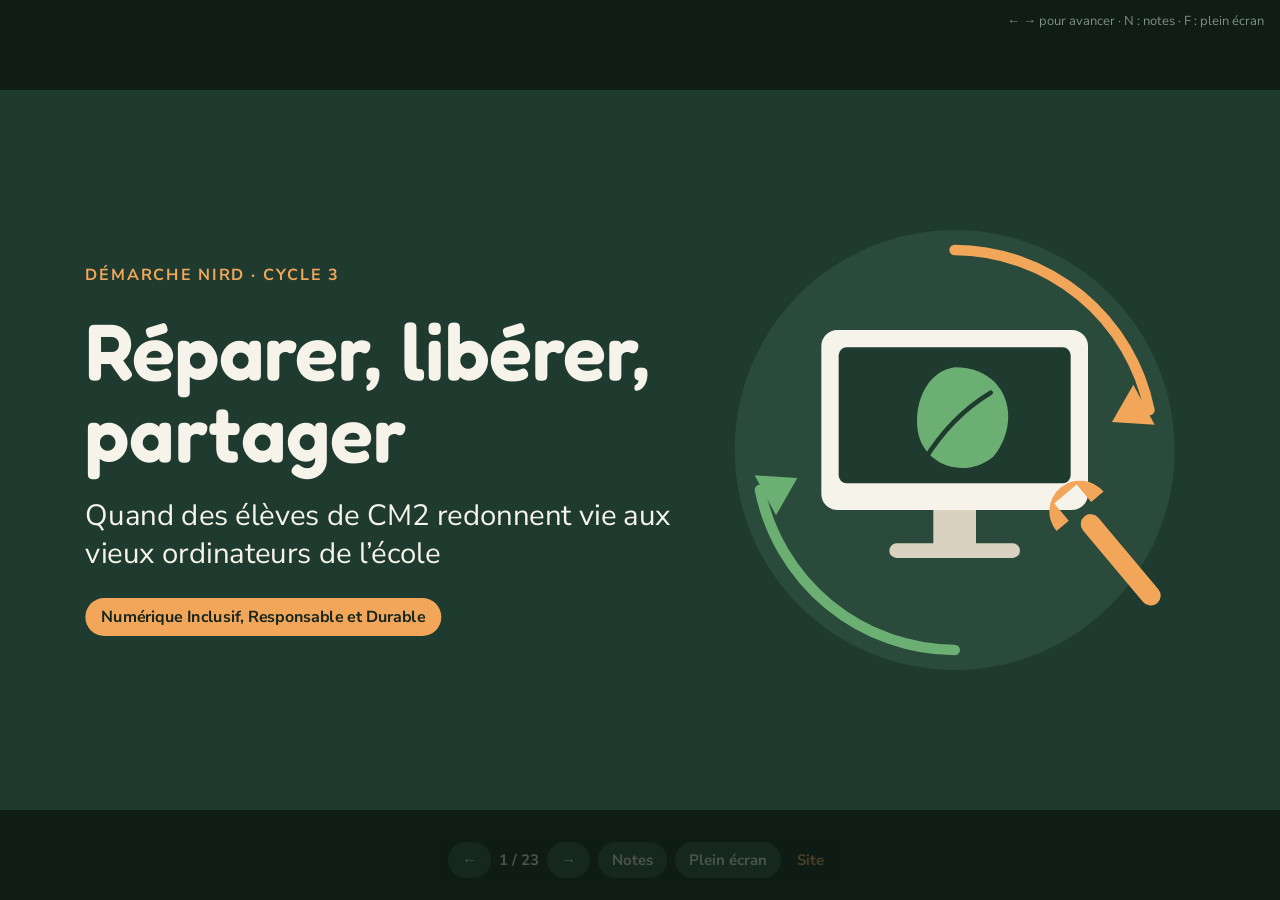
<file: presentation.html>
<!DOCTYPE html>
<html lang="fr">
<head>
<meta charset="utf-8">
<meta name="viewport" content="width=device-width, initial-scale=1">
<title>Présentation aux enseignants — Projet NIRD au cycle 3</title>
<link rel="stylesheet" href="https://fonts.googleapis.com/css2?family=Fredoka:wght@400..700&family=Nunito+Sans:wght@400;700&display=swap">
<link rel="stylesheet" href="assets/deck.css">
<style>
html,body{margin:0;height:100%;overflow:hidden;background:#0F1D16}
#stage{position:absolute;left:50%;top:50%;width:1920px;height:1080px;transform-origin:center center}
#stage section{position:absolute;left:0;top:0;width:1920px;height:1080px;overflow:hidden}
#stage section:not(.cur){display:none !important}
#stage aside{display:none}
x-icon{display:inline-block}
x-icon svg{width:100%;height:100%;display:block}
x-shape{display:block}
x-shape[kind="arrow-right"]{clip-path:polygon(0 30%,60% 30%,60% 0,100% 50%,60% 100%,60% 70%,0 70%);flex:0 0 auto}
#bar{position:fixed;left:50%;bottom:14px;transform:translateX(-50%);display:flex;gap:8px;align-items:center;background:rgba(15,29,22,.85);padding:8px 12px;border-radius:999px;font:700 15px 'Nunito Sans',sans-serif;color:#F6F3EA;z-index:10;opacity:.25;transition:opacity .2s}
#bar:hover,body.show #bar{opacity:1}
#bar button{border:0;background:#2A4A3B;color:#F6F3EA;border-radius:999px;padding:8px 14px;font:inherit;cursor:pointer}
#bar button:hover{background:#E8833A;color:#14261D}
#notes{position:fixed;left:50%;bottom:70px;transform:translateX(-50%);width:min(900px,92vw);max-height:30vh;overflow:auto;background:#F6F3EA;color:#1F3A2E;border-radius:16px;padding:16px 20px;font:17px/1.5 'Nunito Sans',sans-serif;box-shadow:0 10px 30px rgba(0,0,0,.4);display:none;z-index:10}
#notes.on{display:block}
#notes b{font-family:'Fredoka',sans-serif}
#hint{position:fixed;top:12px;right:16px;color:#C9DCCF;font:13px 'Nunito Sans',sans-serif;opacity:.6}
</style>
</head>
<body>
<div id="stage">
<section id="cover" class="dark cover" data-transition="fade">
<svg class="cover-art pop" aria-label="Un vieil ordinateur réparé, une feuille sur l’écran, entouré de flèches de recyclage et d’une clé à molette" width="720" height="720" viewBox="0 0 720 720">
<circle cx="360" cy="360" r="330" fill="#2A4A3B"/>
<path d="M360 60 A300 300 0 0 1 652 300" fill="none" stroke="#F2A65A" stroke-width="16" stroke-linecap="round"/>
<path d="M628 262 L660 322 L596 318 Z" fill="#F2A65A"/>
<path d="M360 660 A300 300 0 0 1 68 420" fill="none" stroke="#6BAF73" stroke-width="16" stroke-linecap="round"/>
<path d="M92 458 L60 398 L124 402 Z" fill="#6BAF73"/>
<rect x="160" y="180" width="400" height="270" rx="24" fill="#F6F3EA"/>
<rect x="186" y="206" width="348" height="204" rx="12" fill="#1F3A2E"/>
<path d="M360 236 C440 236 462 316 418 370 C376 404 318 384 306 338 C296 296 316 242 360 236 Z" fill="#6BAF73"/>
<path d="M314 376 C342 330 374 298 414 274" stroke="#1F3A2E" stroke-width="7" fill="none" stroke-linecap="round"/>
<rect x="328" y="450" width="64" height="52" fill="#D9D2C0"/>
<rect x="262" y="500" width="196" height="22" rx="11" fill="#D9D2C0"/>
<g transform="translate(548 452) rotate(-40)">
<rect x="-15" y="10" width="30" height="170" rx="15" fill="#F2A65A"/>
<path d="M-46 0 A46 46 0 1 1 46 0 L22 0 L22 -34 L-22 -34 L-22 0 Z" fill="#F2A65A"/>
</g>
</svg>
<div class="cover-text">
<p class="eyebrow rise" style="--i:0">Démarche NIRD · Cycle 3</p>
<h1 class="rise" style="--i:1">Réparer, libérer, partager</h1>
<p class="lead rise" style="--i:2">Quand des élèves de CM2 redonnent vie aux vieux ordinateurs de l’école</p>
<p class="tag rise" style="--i:3">Numérique Inclusif, Responsable et Durable</p>
</div>
<aside>Accueil. L’idée en une phrase : des élèves de CM2 ont appris à réparer de vieux ordinateurs, à y installer un système libre, et les ont donnés à d’autres classes. C’est ce que propose la démarche NIRD, et c’est à la portée d’une classe de cycle 3.</aside>
</section>
<section id="constat" data-transition="fade">
<div class="head">
<p class="eyebrow">Le point de départ : la fin de Windows 10</p>
<h2>Des ordinateurs « obsolètes »… qui marchent encore</h2>
</div>
<div class="split">
<div class="split-text">
<div class="factcard rise" style="--i:1">
<p class="big">75 %</p>
<p>de l’impact environnemental du numérique vient de la <b>fabrication</b> des appareils.</p>
<p class="small">Source : guide Eduscol « transition écologique », 2023</p>
</div>
<p class="rise" style="--i:2">Jeter un ordinateur qui fonctionne, c’est jeter cet impact. La démarche NIRD propose une autre voie : <b>réparer, installer un système libre, redonner</b>.</p>
</div>
<svg class="pop" style="--i:2" aria-label="Au lieu de jeter un vieil ordinateur à la poubelle, on le répare et il repart avec une feuille sur l’écran" width="640" height="520" viewBox="0 0 640 520">
<rect x="20" y="40" width="220" height="150" rx="14" fill="#C9C2B0"/>
<rect x="36" y="56" width="188" height="110" rx="8" fill="#8E877A"/>
<rect x="110" y="190" width="40" height="28" fill="#C9C2B0"/>
<rect x="80" y="216" width="100" height="14" rx="7" fill="#C9C2B0"/>
<path d="M130 250 L130 360" stroke="#B4531A" stroke-width="8" stroke-dasharray="16 12" fill="none"/>
<path d="M60 390 L200 390 L186 500 L74 500 Z" fill="#8E877A"/>
<rect x="44" y="372" width="172" height="20" rx="6" fill="#6F695E"/>
<path d="M92 270 L168 346 M168 270 L92 346" stroke="#B4531A" stroke-width="14" stroke-linecap="round"/>
<path d="M200 120 C330 0 420 0 430 90" stroke="#3E7A4A" stroke-width="12" fill="none" stroke-linecap="round"/>
<path d="M406 80 L432 124 L456 78 Z" fill="#3E7A4A"/>
<rect x="380" y="150" width="240" height="164" rx="16" fill="#1F3A2E"/>
<rect x="398" y="168" width="204" height="120" rx="8" fill="#F6F3EA"/>
<path d="M500 186 C552 186 566 238 538 272 C510 294 474 280 466 252 C460 224 472 190 500 186 Z" fill="#6BAF73"/>
<path d="M470 276 C488 246 510 226 536 210" stroke="#1F3A2E" stroke-width="5" fill="none" stroke-linecap="round"/>
<rect x="480" y="314" width="40" height="30" fill="#1F3A2E"/>
<rect x="446" y="342" width="108" height="14" rx="7" fill="#1F3A2E"/>
</svg>
</div>
<aside>Le déclencheur : la fin du support de Windows 10. Beaucoup de machines de nos écoles sont déclarées obsolètes alors qu’elles fonctionnent. Or l’essentiel de l’impact du numérique, environ 75 %, vient de la fabrication. Prolonger la vie d’un ordinateur est donc le geste le plus efficace.</aside>
</section>
<section id="nird" class="alt" data-transition="fade">
<div class="head">
<p class="eyebrow">Trois lettres, trois engagements</p>
<h2>NIRD : un Numérique Inclusif, Responsable et Durable</h2>
</div>
<div class="trio">
<div class="card rise" style="--i:1">
<div class="letter bg-blue"><p>I</p></div>
<h3>Inclusif</h3>
<p class="strong">Le numérique pour tous</p>
<p class="small">Des logiciels gratuits, que l’élève retrouve à la maison. Des ordinateurs donnés à des écoles voisines, au dispositif ULIS, à des familles.</p>
</div>
<div class="card rise" style="--i:2">
<div class="letter bg-rust"><p>R</p></div>
<h3>Responsable</h3>
<p class="strong">Des outils libres qui respectent les données</p>
<p class="small">Pas de publicité, pas de collecte commerciale. L’école garde la main sur ses choix, sans abonnement imposé.</p>
</div>
<div class="card rise" style="--i:3">
<div class="letter bg-green"><p>D</p></div>
<h3>Durable</h3>
<p class="strong">Faire durer le matériel</p>
<p class="small">Des PC de plus de 10 ans réutilisés grâce à Linux. Moins de déchets électroniques, une vraie éducation à la sobriété.</p>
</div>
</div>
<aside>Chaque lettre est un engagement. Inclusif : réduire la fracture numérique. Responsable : des technologies libres et souveraines, respectueuses des données. Durable : lutter contre l’obsolescence programmée. Pour le primaire, la distribution utilisée est PrimTux, conçue par des professeurs des écoles.</aside>
</section>
<section id="esprit" class="dark" data-transition="fade">
<div class="head">
<p class="eyebrow">L’esprit de la démarche</p>
<h2>Bien plus que changer de système</h2>
</div>
<div class="grid3">
<div class="card rise" style="--i:1"><x-icon name="Users" class="ico"></x-icon><h3 class="t32">Partir du terrain</h3><p class="small">Des enseignants volontaires lancent et portent le projet.</p></div>
<div class="card rise" style="--i:2"><x-icon name="Activity" class="ico"></x-icon><h3 class="t32">Avancer pas à pas</h3><p class="small">Mobiliser, expérimenter, puis intégrer.</p></div>
<div class="card rise" style="--i:3"><x-icon name="Link" class="ico"></x-icon><h3 class="t32">Co-construire</h3><p class="small">Tout est partagé sous licence libre, chacun enrichit.</p></div>
<div class="card rise" style="--i:4"><x-icon name="Wrench" class="ico"></x-icon><h3 class="t32">L’élève aux commandes</h3><p class="small">Il répare, installe, explique aux autres.</p></div>
<div class="card rise" style="--i:5"><x-icon name="Home" class="ico"></x-icon><h3 class="t32">Faire ensemble</h3><p class="small">Enseignants, direction, service informatique, familles : chacun a un rôle.</p></div>
<div class="card rise" style="--i:6"><x-icon name="Globe" class="ico"></x-icon><h3 class="t32">Penser bien commun</h3><p class="small">Sobriété, solidarité, liberté face aux grands éditeurs.</p></div>
</div>
<aside>L’esprit compte autant que la technique. C’est une démarche de terrain, progressive et partagée. L’élève devient acteur d’un numérique qu’il comprend. Et le projet fait travailler ensemble les enseignants, la direction, le service informatique et les familles.</aside>
</section>
<section id="reseau" class="alt" data-transition="fade">
<div class="head">
<p class="eyebrow">Une démarche déjà en marche · 2025-2026</p>
<h2>32 établissements déjà pilotes</h2>
</div>
<div class="grid4" style="flex:none">
<div class="card pop" style="--i:1;background:#F6C28F;border-color:#F6C28F"><p class="big" style="color:#14261D">3</p><p class="strong">écoles</p></div>
<div class="card pop" style="--i:2"><p class="big">10</p><p class="strong">collèges</p></div>
<div class="card pop" style="--i:3"><p class="big">2</p><p class="strong">cités scolaires</p></div>
<div class="card pop" style="--i:4"><p class="big">17</p><p class="strong">lycées</p></div>
</div>
<div class="grid3" style="flex:none">
<div class="factcard rise" style="--i:5"><p class="strong">Partout en France</p><p class="small">15 académies, de Lille à Toulouse, de Rennes à la Polynésie française.</p></div>
<div class="factcard rise" style="--i:6"><p class="strong">10 avec les élèves</p><p class="small">Le reconditionnement par les élèves : 1 école, 3 collèges, 1 cité scolaire, 5 lycées.</p></div>
<div class="factcard rise" style="--i:7"><p class="strong">Des villes engagées</p><p class="small">Blois, Lyon ou Caudry passent les ordinateurs de leurs écoles sous PrimTux.</p></div>
</div>
<p class="small">Source : liste des établissements pilotes sur nird.forge.apps.education.fr. Origine du projet : le lycée Carnot de Bruay-la-Buissière, depuis 2020.</p>
<aside>La démarche n’est pas l’affaire d’une seule école. En 2025-2026, 32 établissements sont pilotes : 3 écoles, 10 collèges, 2 cités scolaires et 17 lycées, dans 15 académies. Dix d’entre eux font reconditionner les ordinateurs par leurs élèves. Au primaire, l’école Louis Barrié de Figeac est la seule où ce sont les élèves eux-mêmes qui reconditionnent : c’est justement ce qui en fait un exemple précieux, puisqu’elle prouve que c’est possible dès le CM2. Autre piste pour une école : s’associer à un collège ou un lycée voisin. Les élèves du lycée Carnot livrent ainsi des ordinateurs PrimTux aux écoles primaires de leur secteur.</aside>
</section>
<section id="figeac" data-transition="fade">
<div class="head">
<p class="eyebrow">Zoom sur une école pilote · 2025-2026</p>
<h2>Le CM2 de Louis Barrié, à Figeac</h2>
</div>
<div class="split">
<div class="split-text">
<p class="rise" style="--i:1">Une classe de CM2 a appris, toute l’année, à <b>diagnostiquer, réparer et réinstaller</b> de vieux ordinateurs sous Linux, puis à les donner.</p>
<div class="factcard rise" style="--i:2">
<p class="strong">Point de départ</p>
<p class="small">20 postes des écoles de Figeac, trop anciens pour passer à Windows 11.</p>
</div>
<div class="factcard rise" style="--i:3">
<p class="strong">Autour de la classe</p>
<p class="small">La mairie (matériel, financement, réseau), l’association Souris Vertes, la Fédération Partir (périscolaire), la DRANE Occitanie.</p>
</div>
</div>
<div class="card pop" style="--i:2;width:660px;align-items:center">
<p class="huge">11</p>
<p class="strong" style="text-align:center">ordinateurs reconditionnés et donnés par des élèves de 10 ans</p>
<svg aria-label="Onze petits ordinateurs" width="464" height="152" viewBox="0 0 580 190">
<g fill="#1F3A2E">
<rect x="0" y="0" width="80" height="54" rx="8"/><rect x="98" y="0" width="80" height="54" rx="8"/><rect x="196" y="0" width="80" height="54" rx="8"/><rect x="294" y="0" width="80" height="54" rx="8"/><rect x="392" y="0" width="80" height="54" rx="8"/><rect x="490" y="0" width="80" height="54" rx="8"/>
<rect x="49" y="104" width="80" height="54" rx="8"/><rect x="147" y="104" width="80" height="54" rx="8"/><rect x="245" y="104" width="80" height="54" rx="8"/><rect x="343" y="104" width="80" height="54" rx="8"/><rect x="441" y="104" width="80" height="54" rx="8"/>
<rect x="30" y="56" width="20" height="12"/><rect x="128" y="56" width="20" height="12"/><rect x="226" y="56" width="20" height="12"/><rect x="324" y="56" width="20" height="12"/><rect x="422" y="56" width="20" height="12"/><rect x="520" y="56" width="20" height="12"/>
<rect x="79" y="160" width="20" height="12"/><rect x="177" y="160" width="20" height="12"/><rect x="275" y="160" width="20" height="12"/><rect x="373" y="160" width="20" height="12"/><rect x="471" y="160" width="20" height="12"/>
</g>
<g fill="#6BAF73">
<circle cx="40" cy="27" r="13"/><circle cx="138" cy="27" r="13"/><circle cx="236" cy="27" r="13"/><circle cx="334" cy="27" r="13"/><circle cx="432" cy="27" r="13"/><circle cx="530" cy="27" r="13"/>
<circle cx="89" cy="131" r="13"/><circle cx="187" cy="131" r="13"/><circle cx="285" cy="131" r="13"/><circle cx="383" cy="131" r="13"/><circle cx="481" cy="131" r="13"/>
</g>
</svg>
</div>
</div>
<aside>Voici l’exemple concret : la classe de CM2 de l’école Louis Barrié à Figeac, en 2025-2026. Partie de 20 postes trop anciens pour Windows 11, la classe a reconditionné et donné 11 ordinateurs. La mairie a fourni et financé le matériel, l’association Souris Vertes a aidé pendant les séances.</aside>
</section>
<section id="techno-chiffre" data-transition="fade">
<div class="head">
<p class="eyebrow">Impact pédagogique · Technologie</p>
<h2>Technologie : 2 objectifs sur 3</h2>
</div>
<p class="rise" style="--i:1">Nouveau programme de sciences et technologie du cycle 3 (BO du 11 juin 2026), domaine « Les objets techniques au cœur de la société » : <b>26 objectifs</b> en CM1 et CM2.</p>
<div class="bar pop" style="--i:2">
<div class="seg seg-full"><p>11 pleinement</p></div>
<div class="seg seg-part"><p>6 en partie</p></div>
<div class="seg seg-none"><p>9 non abordés</p></div>
</div>
<div class="stats">
<div class="stat s-full rise" style="--i:3"><p class="statnum">42 %</p><p class="small">des objectifs travaillés pleinement</p></div>
<div class="stat s-part rise" style="--i:4"><p class="statnum">65 %</p><p class="small">travaillés au moins en partie</p></div>
<div class="stat s-all rise" style="--i:5"><p class="statnum">17 sur 17</p><p class="small">hors programmation, tous les objectifs sont touchés</p></div>
</div>
<p class="small">Les 9 objectifs non abordés concernent tous la programmation. Analyse réalisée objectif par objectif à partir du texte officiel. Le domaine n’a pas d’objectifs propres en 6e.</p>
<aside>C’est le cœur de l’argument. J’ai repris un par un les 26 objectifs du domaine « Les objets techniques au cœur de la société » du nouveau programme de cycle 3, paru au BO du 11 juin 2026. Le projet en travaille 11 pleinement et 6 en partie, soit 65 %. Les 9 restants sont tous des objectifs de programmation : hors programmation, le projet touche la totalité des objectifs. Calendrier : ce programme s’applique en CM1 dès cette rentrée 2026, en CM2 et en 6e à la rentrée 2027. Cette année, les CM2 suivent encore le programme de 2023, qui contient les mêmes grandes notions.</aside>
</section>
<section id="techno-detail" class="alt" data-transition="fade">
<div class="head">
<p class="eyebrow">Impact pédagogique · Technologie</p>
<h2>Thème par thème : ce qui est couvert</h2>
</div>
<div class="grid2">
<div class="card tight rise" style="--i:1">
<p class="eyebrow">CM1 · 4 objectifs</p>
<h3 class="t32">Les objets en réponse aux besoins</h3>
<div class="mini"><div class="m-full" style="flex:2"></div><div class="m-part" style="flex:2"></div></div>
<p class="small"><b>2 pleinement, 2 en partie.</b> Un ordinateur jugé « obsolète » parce qu’il ne passe pas à Windows 11 : un objet qui évolue avec son contexte.</p>
</div>
<div class="card tight rise" style="--i:2">
<p class="eyebrow">CM1 · 7 objectifs</p>
<h3 class="t32">Fonctionnement et constitution</h3>
<div class="mini"><div class="m-full" style="flex:5"></div><div class="m-part" style="flex:2"></div></div>
<p class="small"><b>5 pleinement, 2 en partie.</b> Composants, fonctions, sous-ensembles : unité centrale, carte mère, pile, disque, mémoire.</p>
</div>
<div class="card tight rise" style="--i:3">
<p class="eyebrow">CM2 · 6 objectifs</p>
<h3 class="t32">Démarche de conception</h3>
<div class="mini"><div class="m-full" style="flex:4"></div><div class="m-part" style="flex:2"></div></div>
<p class="small"><b>4 pleinement, 2 en partie.</b> Résoudre une panne, s’organiser en équipe, tester, comparer selon la durée de vie et la transition écologique.</p>
</div>
<div class="card tight rise" style="--i:4">
<p class="eyebrow">CM1 et CM2 · 9 objectifs</p>
<h3 class="t32">Programmation d’objets</h3>
<div class="mini"><div class="m-none" style="flex:9"></div></div>
<p class="small"><b>Non abordée par le reconditionnement.</b> Prolongement facile : Scratch est dans PrimTux, et Figeac l’a utilisé avec un Makey Makey.</p>
</div>
</div>
<aside>Le détail par thème. Le projet est très fort sur le fonctionnement et la constitution d’un objet technique, et sur la démarche de conception en CM2. La programmation n’est pas travaillée par le reconditionnement lui-même, mais elle se greffe facilement : Scratch est installé dans PrimTux, et à Figeac les élèves l’ont utilisé avec un Makey Makey pour une exposition interactive.</aside>
</section>
<section id="techno-exemples" data-transition="fade">
<div class="head">
<p class="eyebrow">Impact pédagogique · Technologie</p>
<h2>Du programme à la classe, concrètement</h2>
</div>
<table class="match rise" style="--i:1">
<tr class="hd"><th style="width:44%">Ce que demande le programme</th><th>Ce que font les élèves dans le projet</th></tr>
<tr><td>Identifier les fonctions des composants d’un objet</td><td>Nommer carte mère, mémoire, disque, pile, ventilateurs et dire à quoi ils servent</td></tr>
<tr><td>Identifier les sous-ensembles d’un objet technique</td><td>Distinguer unité centrale et périphériques, ouvrir le boîtier</td></tr>
<tr><td>Associer une solution technique à une fonction</td><td>La pile garde l’heure et les réglages ; le disque SSD stocke les données</td></tr>
<tr><td>Imaginer une solution à un problème donné</td><td>Panne « batterie faible » : hypothèse, puis plan d’action écrit ensemble</td></tr>
<tr><td>Organiser le travail et planifier en équipe</td><td>Groupes de 3 aux rôles tournants, cartes missions, feuille de suivi</td></tr>
<tr><td>Vérifier la solution, la modifier si besoin</td><td>Tester le démarrage, régler le BIOS, recommencer jusqu’à ce que ça marche</td></tr>
<tr><td>Comparer des solutions : durée de vie, transition écologique</td><td>Réparer ou racheter ? Disque dur ou SSD ? Windows ou Linux ?</td></tr>
<tr><td>Produire un croquis légendé, expliquer à l’oral ou à l’écrit</td><td>Bande dessinée avec AutoBD, exposés aux classes qui reçoivent les PC</td></tr>
</table>
<aside>Quelques exemples de correspondance entre les objectifs officiels et ce que font réellement les élèves. Chaque ligne de gauche est un objectif du nouveau programme, reformulé ; chaque ligne de droite est une activité menée à Figeac.</aside>
</section>
<section id="sciences-plus" class="alt" data-transition="fade">
<div class="head">
<p class="eyebrow">Impact pédagogique · Sciences et technologie</p>
<h2>Et dans le reste du programme</h2>
</div>
<div class="grid3">
<div class="card tight rise" style="--i:1"><x-icon name="Activity" class="ico"></x-icon><h3 class="t32">Le cycle de vie</h3><p class="small">Une notion que le programme qualifie d’« essentielle » pour les objets techniques.</p></div>
<div class="card tight rise" style="--i:2"><x-icon name="Warning" class="ico"></x-icon><h3 class="t32">Sécurité électrique</h3><p class="small">Rechercher et appliquer les règles (CM1 et 6e) : débrancher avant d’ouvrir.</p></div>
<div class="card tight rise" style="--i:3"><x-icon name="Globe" class="ico"></x-icon><h3 class="t32">Projets EDD (CM2)</h3><p class="small">S’impliquer dans un projet de transition écologique : ressources et déchets.</p></div>
<div class="card tight rise" style="--i:4"><x-icon name="ThumbsUp" class="ico"></x-icon><h3 class="t32">Agir (6e)</h3><p class="small">Relier les enjeux du développement durable à des actions individuelles et collectives.</p></div>
<div class="card tight rise" style="--i:5"><x-icon name="Users" class="ico"></x-icon><h3 class="t32">Travail de groupe</h3><p class="small">Des tâches réparties de façon égalitaire et non fixe : exactement les rôles tournants.</p></div>
<div class="card tight rise" style="--i:6"><x-icon name="Code" class="ico"></x-icon><h3 class="t32">Culture numérique</h3><p class="small">Explorer le numérique dans les objets, en faire un usage responsable.</p></div>
</div>
<aside>Le projet ne se limite pas au domaine des objets techniques. Il rejoint d’autres attendus du nouveau programme : la notion de cycle de vie, les règles de sécurité électrique, l’engagement dans un projet de développement durable en CM2, le lien entre enjeux et actions en 6e. Les principes du programme demandent aussi un travail de groupe où les tâches tournent, ce que font précisément les rôles photographe, opérateur et contrôleur.</aside>
</section>
<section id="emc" data-transition="fade">
<div class="head">
<p class="eyebrow">Impact pédagogique · EMC (programme de 2024)</p>
<h2>EMC : des valeurs mises en actes</h2>
</div>
<div class="emc">
<div class="card rise" style="--i:1">
<p class="eyebrow">CM1 · Faire société</p>
<div class="pair"><p class="small"><b>Civisme envers l’environnement et en ligne</b></p><p class="small">On répare au lieu de jeter, on efface les données.</p></div>
<div class="pair"><p class="small"><b>Agir pour l’intérêt général</b></p><p class="small">Les ordinateurs servent à d’autres classes.</p></div>
<div class="pair"><p class="small"><b>Égalité filles-garçons, respect de chacun</b></p><p class="small">Mêmes gestes pour tous, Ada &amp; Zangemann.</p></div>
<div class="pair"><p class="small"><b>Débattre en nuançant son avis</b></p><p class="small">Le numérique pollue-t-il ? Faut-il racheter ?</p></div>
</div>
<div class="card rise" style="--i:2">
<p class="eyebrow">CM2 · Vivre en république</p>
<div class="pair"><p class="small"><b>Le devoir de protéger l’environnement</b></p><p class="small">Moins de déchets électroniques, en lien avec la Charte de l’environnement.</p></div>
<div class="pair"><p class="small"><b>Esprit critique : croyance, opinion ou savoir ?</b></p><p class="small">Des chiffres sourcés de l’ADEME sur l’impact du numérique.</p></div>
<div class="pair"><p class="small"><b>Engagement et sens des responsabilités</b></p><p class="small">Chaque groupe est responsable d’une machine.</p></div>
<div class="pair"><p class="small"><b>Coopération dans un projet collectif</b></p><p class="small">Avec la direction, le service informatique, d’autres classes.</p></div>
</div>
</div>
<p class="small">Programme d’EMC du BO du 13 juin 2024, en vigueur en CM1 depuis 2024 et en CM2 depuis 2025.</p>
<aside>En EMC, le projet fait vivre concrètement le programme de 2024. En CM1, « Faire société » : le civisme envers l’environnement et en ligne, l’intérêt général, l’égalité, le débat réglé. En CM2, « Vivre en république » : le devoir de protéger l’environnement, l’esprit critique, et les compétences d’engagement, de responsabilité et de coopération dans un projet collectif. Ce ne sont pas des leçons sur ces valeurs : les élèves les pratiquent.</aside>
</section>
<section id="edd" class="alt" data-transition="fade">
<div class="head">
<p class="eyebrow">Impact pédagogique · Développement durable</p>
<h2>EDD : les 4 domaines du référentiel</h2>
</div>
<div class="grid2">
<div class="card tight rise" style="--i:1"><p class="eyebrow">Domaine 1</p><h3 class="t32">Exercer son esprit critique</h3><p class="small">Distinguer faits et opinions, s’appuyer sur la science : impact carbone, métaux rares, outil Impact CO2 de l’ADEME.</p></div>
<div class="card tight rise" style="--i:2"><p class="eyebrow">Domaine 2</p><h3 class="t32">Agir seul et avec les autres</h3><p class="small">Réparer, donner, travailler en équipe avec la direction et le service informatique : passer du geste individuel à l’action collective.</p></div>
<div class="card tight rise" style="--i:3"><p class="eyebrow">Domaine 3</p><h3 class="t32">Comprendre la complexité</h3><p class="small">Les effets des activités humaines : fabrication, ressources, déchets. Des données sous plusieurs formes.</p></div>
<div class="card tight rise" style="--i:4"><p class="eyebrow">Domaine 4</p><h3 class="t32">Agir de façon éthique</h3><p class="small">L’équité (un ordinateur pour ceux qui n’en ont pas), le souci des générations futures, le principe de réparation.</p></div>
</div>
<p class="small">Référentiel de compétences en éducation au développement durable (Eduscol) ; circulaire du 24 septembre 2020.</p>
<aside>Le projet coche les quatre domaines du référentiel EDD d’Eduscol. L’esprit critique, avec des données scientifiques sur l’impact du numérique. L’action individuelle et collective, avec la réparation et le don. La compréhension de la complexité, avec les effets de la fabrication sur les ressources et les déchets. Et une conduite éthique : l’équité et le souci des générations futures.</aside>
</section>
<section id="gains" class="dark" data-transition="fade">
<div class="head">
<p class="eyebrow">Impact pédagogique · En résumé</p>
<h2>Ce que les élèves y gagnent</h2>
</div>
<div class="grid3">
<div class="card tight rise" style="--i:1"><x-icon name="Star" class="ico"></x-icon><h3 class="t32">De l’autonomie</h3><p class="small">En juin, une équipe d’experts reconditionne seule un ordinateur.</p></div>
<div class="card tight rise" style="--i:2"><x-icon name="Chat" class="ico"></x-icon><h3 class="t32">De l’aisance à l’oral</h3><p class="small">15 minutes de bilan devant des adultes, sans aide.</p></div>
<div class="card tight rise" style="--i:3"><x-icon name="Users" class="ico"></x-icon><h3 class="t32">De la coopération</h3><p class="small">Des rôles qui tournent : chacun manipule, chacun écrit.</p></div>
<div class="card tight rise" style="--i:4"><x-icon name="ThumbsUp" class="ico"></x-icon><h3 class="t32">Le sentiment d’être utile</h3><p class="small">Leur travail sert vraiment à d’autres classes.</p></div>
<div class="card tight rise" style="--i:5"><x-icon name="Search" class="ico"></x-icon><h3 class="t32">De l’esprit critique</h3><p class="small">Ils comprennent pourquoi on jette, et pourquoi on peut réparer.</p></div>
<div class="card tight rise" style="--i:6"><x-icon name="Verified" class="ico"></x-icon><h3 class="t32">De l’égalité</h3><p class="small">Filles et garçons font les mêmes gestes techniques.</p></div>
</div>
<aside>Au-delà des programmes, ce sont des compétences que tout enseignant recherche : l’autonomie, l’oral, la coopération, le sentiment d’être utile, l’esprit critique et l’égalité entre filles et garçons. À Figeac, la classe a présenté seule son bilan pendant un quart d’heure : c’est la meilleure preuve de cette appropriation.</aside>
</section>
<section id="parcours" class="alt" data-transition="fade">
<div class="head">
<p class="eyebrow">Le déroulé</p>
<h2>Le parcours de l’année en 7 phases</h2>
</div>
<div class="bands rise" style="--i:0">
<div class="band b1"><p>Apprendre ensemble</p></div>
<div class="band b2"><p>Agir pour les autres</p></div>
</div>
<div class="phases">
<div class="phase rise" style="--i:1"><div class="num"><p>0</p></div><p class="t">Entrer par une histoire</p><p class="d">Lire le conte Ada &amp; Zangemann</p></div>
<div class="phase rise" style="--i:2"><div class="num"><p>1</p></div><p class="t">Découvrir l’ordinateur</p><p class="d">Brancher, ouvrir, nommer les pièces</p></div>
<div class="phase rise" style="--i:3"><div class="num"><p>2</p></div><p class="t">Réparer une panne</p><p class="d">La pile de la carte mère</p></div>
<div class="phase rise" style="--i:4"><div class="num"><p>3</p></div><p class="t">Comprendre les enjeux</p><p class="d">Impact carbone, métaux rares</p></div>
<div class="phase rise" style="--i:5"><div class="num"><p>4</p></div><p class="t">Changer le disque, installer Linux</p><p class="d">Le geste complet</p></div>
<div class="phase rise" style="--i:6"><div class="num act"><p>5</p></div><p class="t">Reconditionner un lot</p><p class="d">En groupes de 3, avec des cartes missions</p></div>
<div class="phase rise" style="--i:7"><div class="num act"><p>6</p></div><p class="t">Livrer et présenter</p><p class="d">Aux classes qui reçoivent les PC</p></div>
</div>
<aside>Le projet suit sept phases. De 0 à 4, on apprend ensemble, en collectif : une histoire pour entrer dans le sujet, la découverte de l’ordinateur, une première panne, les enjeux, puis le geste complet. Les phases 5 et 6 se répètent à chaque lot de machines : on reconditionne, puis on livre et on présente. Compter environ 6 à 8 séances d’apprentissage, puis une demi-journée par lot.</aside>
</section>
<section id="cmos" data-transition="fade">
<div class="head">
<p class="eyebrow">Phase 2, en détail</p>
<h2>Réparer comme un scientifique</h2>
</div>
<div class="flow">
<div class="card rise" style="--i:1"><x-icon name="Warning" class="ico"></x-icon><h3 class="t32">Le problème</h3><p class="small">Au démarrage, l’ordinateur affiche « batterie faible ».</p></div>
<x-shape kind="arrow-right" class="arr"></x-shape>
<div class="card rise" style="--i:2"><x-icon name="Lightbulb" class="ico"></x-icon><h3 class="t32">L’hypothèse</h3><p class="small">La petite pile de la carte mère est usée.</p></div>
<x-shape kind="arrow-right" class="arr"></x-shape>
<div class="card rise" style="--i:3"><x-icon name="Book" class="ico"></x-icon><h3 class="t32">Le plan d’action</h3><p class="small">Écrit ensemble sur OpenBoard. Un élève tiré au sort fait le geste, filmé pour la classe.</p></div>
<x-shape kind="arrow-right" class="arr"></x-shape>
<div class="card rise" style="--i:4"><x-icon name="Search" class="ico"></x-icon><h3 class="t32">L’observation</h3><p class="small">Un message, puis plus rien : l’heure et les réglages sont conservés.</p></div>
</div>
<p class="small rise" style="--i:5">Tous les outils sont déjà dans PrimTux : OpenBoard pour écrire, Lama Tools pour le tirage au sort et le minuteur, AutoBD pour raconter en bande dessinée.</p>
<aside>Un exemple de séance : la pile CMOS. On part d’un vrai message d’erreur, les élèves formulent une hypothèse, écrivent ensemble un plan d’action, puis un élève tiré au sort remplace la pile pendant que la classe suit à l’écran. On observe le résultat. C’est une démarche d’investigation complète, au cœur du programme de sciences et technologie.</aside>
</section>
<section id="geste" class="alt" data-transition="fade">
<div class="head">
<p class="eyebrow">Phase 4 : le geste complet</p>
<h2>6 étapes pour redonner vie à un PC</h2>
</div>
<div class="grid3">
<div class="card step rise" style="--i:1">
<svg aria-label="Une poire soufflante chasse la poussière" width="120" height="120" viewBox="0 0 120 120"><ellipse cx="44" cy="70" rx="30" ry="36" fill="#B4531A"/><rect x="66" y="62" width="30" height="14" rx="5" fill="#B4531A"/><circle cx="104" cy="52" r="6" fill="#6BAF73"/><circle cx="110" cy="72" r="5" fill="#6BAF73"/><circle cx="102" cy="90" r="7" fill="#6BAF73"/></svg>
<div class="step-text"><h3>1. Nettoyer</h3><p class="small">Ouvrir, souffler la poussière, vérifier les pièces.</p></div>
</div>
<div class="card step rise" style="--i:2">
<svg aria-label="Une pile bouton" width="120" height="120" viewBox="0 0 120 120"><circle cx="60" cy="60" r="46" fill="#8E877A"/><circle cx="60" cy="60" r="34" fill="#C9C2B0"/><path d="M60 42 L60 78 M42 60 L78 60" stroke="#1F3A2E" stroke-width="8" stroke-linecap="round"/></svg>
<div class="step-text"><h3>2. Changer la pile</h3><p class="small">Pile bouton CR2032 de la carte mère.</p></div>
</div>
<div class="card step rise" style="--i:3">
<svg aria-label="Un disque SSD" width="120" height="120" viewBox="0 0 120 120"><rect x="14" y="26" width="92" height="68" rx="8" fill="#1F3A2E"/><rect x="28" y="40" width="48" height="22" rx="4" fill="#6BAF73"/><rect x="86" y="44" width="20" height="32" fill="#F2A65A"/></svg>
<div class="step-text"><h3>3. Poser un SSD</h3><p class="small">Remplacer le vieux disque dur.</p></div>
</div>
<div class="card step rise" style="--i:4">
<svg aria-label="Un écran de réglages avec un interrupteur" width="120" height="120" viewBox="0 0 120 120"><rect x="10" y="18" width="100" height="72" rx="8" fill="#1F3A2E"/><rect x="26" y="34" width="44" height="8" rx="4" fill="#C9DCCF"/><rect x="26" y="52" width="32" height="8" rx="4" fill="#C9DCCF"/><rect x="66" y="58" width="32" height="18" rx="9" fill="#F2A65A"/><circle cx="89" cy="67" r="7" fill="#F6F3EA"/><rect x="50" y="90" width="20" height="12" fill="#1F3A2E"/></svg>
<div class="step-text"><h3>4. Régler le BIOS</h3><p class="small">Au début, c’est l’adulte qui s’en charge.</p></div>
</div>
<div class="card step rise" style="--i:5">
<svg aria-label="Une clé USB" width="120" height="120" viewBox="0 0 120 120"><rect x="16" y="40" width="68" height="40" rx="10" fill="#3A6EA5"/><rect x="84" y="46" width="24" height="28" fill="#C9C2B0"/><rect x="92" y="52" width="6" height="6" fill="#1F3A2E"/><rect x="92" y="62" width="6" height="6" fill="#1F3A2E"/><circle cx="40" cy="60" r="8" fill="#F6F3EA"/></svg>
<div class="step-text"><h3>5. Installer PrimTux</h3><p class="small">Depuis une clé USB préparée.</p></div>
</div>
<div class="card step rise" style="--i:6">
<svg aria-label="Deux flèches en cercle" width="120" height="120" viewBox="0 0 120 120"><path d="M24 60 A36 36 0 0 1 88 36" stroke="#3E7A4A" stroke-width="12" fill="none" stroke-linecap="round"/><path d="M78 22 L100 36 L78 50 Z" fill="#3E7A4A"/><path d="M96 60 A36 36 0 0 1 32 84" stroke="#3E7A4A" stroke-width="12" fill="none" stroke-linecap="round"/><path d="M42 98 L20 84 L42 70 Z" fill="#3E7A4A"/></svg>
<div class="step-text"><h3>6. Mettre à jour</h3><p class="small">Le poste est prêt à être donné.</p></div>
</div>
</div>
<aside>Les six étapes, telles que les élèves de Figeac les présentent dans leur diaporama de bilan : nettoyer, changer la pile, poser un SSD, régler le BIOS, installer PrimTux depuis une clé USB, faire les mises à jour. La seule étape délicate est le BIOS, parce que les menus changent selon les marques : l’enseignant la prend en charge au début.</aside>
</section>
<section id="roles" data-transition="fade">
<div class="head">
<p class="eyebrow">Organisation de classe</p>
<h2>En groupes de 3, chacun son rôle</h2>
</div>
<div class="trio">
<div class="card role rise" style="--i:1">
<svg aria-label="Un élève avec un appareil photo" width="240" height="240" viewBox="0 0 240 240"><circle cx="120" cy="120" r="112" fill="#ECE6D6"/><circle cx="120" cy="78" r="34" fill="#3A6EA5"/><path d="M58 210 C58 150 182 150 182 210 Z" fill="#3A6EA5"/><rect x="82" y="140" width="76" height="52" rx="10" fill="#1F3A2E"/><circle cx="120" cy="166" r="16" fill="#F6F3EA"/><circle cx="120" cy="166" r="8" fill="#1F3A2E"/><rect x="92" y="132" width="22" height="10" rx="3" fill="#1F3A2E"/></svg>
<h3>Le photographe</h3>
<p class="small">Photographie chaque étape : la mémoire du groupe.</p>
</div>
<div class="card role rise" style="--i:2">
<svg aria-label="Un élève avec un tournevis" width="240" height="240" viewBox="0 0 240 240"><circle cx="120" cy="120" r="112" fill="#ECE6D6"/><circle cx="120" cy="78" r="34" fill="#B4531A"/><path d="M58 210 C58 150 182 150 182 210 Z" fill="#B4531A"/><g transform="translate(120 170) rotate(-35)"><rect x="-10" y="-46" width="20" height="44" rx="8" fill="#F2A65A"/><rect x="-4" y="-2" width="8" height="50" fill="#8E877A"/></g></svg>
<h3>L’opérateur</h3>
<p class="small">Réalise la mission écrite sur la carte.</p>
</div>
<div class="card role rise" style="--i:3">
<svg aria-label="Un élève avec une feuille de suivi cochée" width="240" height="240" viewBox="0 0 240 240"><circle cx="120" cy="120" r="112" fill="#ECE6D6"/><circle cx="120" cy="78" r="34" fill="#3E7A4A"/><path d="M58 210 C58 150 182 150 182 210 Z" fill="#3E7A4A"/><rect x="88" y="128" width="64" height="80" rx="6" fill="#F6F3EA"/><path d="M98 148 l8 8 l14 -14 M98 172 l8 8 l14 -14" stroke="#3E7A4A" stroke-width="5" fill="none" stroke-linecap="round"/><rect x="126" y="150" width="18" height="5" fill="#8E877A"/><rect x="126" y="174" width="18" height="5" fill="#8E877A"/></svg>
<h3>Le contrôleur</h3>
<p class="small">Coche les étapes faites sur la feuille de suivi.</p>
</div>
</div>
<p class="rise" style="--i:4"><b>Les rôles tournent.</b> Pendant ce temps, l’autre moitié de la classe prépare l’exposé pour les destinataires.</p>
<aside>L’organisation testée à Figeac : la classe est coupée en deux. Une moitié reconditionne en groupes de trois, avec trois rôles qui tournent : photographe, opérateur, contrôleur. L’autre moitié prépare, avec une carte mentale, l’exposé qu’elle fera aux classes qui reçoivent les ordinateurs.</aside>
</section>
<section id="autonomie" data-transition="fade">
<div class="head">
<p class="eyebrow">Sur l’année</p>
<h2>Des élèves de plus en plus autonomes</h2>
</div>
<div class="stairs">
<div class="card s1 rise" style="--i:1">
<p class="eyebrow">Janvier</p>
<h3 class="t32">Première séance</h3>
<p class="small">3 adultes en renfort. Réussie, mais très chargée.</p>
</div>
<div class="card s2 rise" style="--i:2">
<p class="eyebrow">Fin janvier</p>
<h3 class="t32">Les gestes sont acquis</h3>
<p class="small">Les élèves suivent une trame projetée et documentent leur travail.</p>
</div>
<div class="card s3 rise" style="--i:3">
<p class="eyebrow">Juin</p>
<h3 class="t32">Une équipe d’experts</h3>
<p class="small">Des élèves reconditionnent un ordinateur en autonomie complète.</p>
</div>
</div>
<p class="rise" style="--i:4">En fin d’année, les CM2 ont présenté seuls leur bilan pendant 15 minutes, filmés par la DRANE Occitanie.</p>
<aside>Le plus marquant, c’est la progression. En janvier, il fallait trois adultes en renfort. Fin janvier, les élèves maîtrisaient les étapes. En juin, une équipe d’experts reconditionnait une machine seule, et la classe a présenté son bilan pendant un quart d’heure sans aide de l’enseignant.</aside>
</section>
<section id="paroles" class="dark" data-transition="fade">
<p class="eyebrow">Ce qu’en disent les élèves</p>
<div class="quotes">
<div class="quote rise" style="--i:1">
<p class="qt">« Pour les fabriquer, on pollue beaucoup. »</p>
<p class="who">Julia, CM2</p>
</div>
<div class="quote rise" style="--i:2">
<p class="qt">« C’est de limiter la pollution en arrêtant de jeter les ordinateurs. »</p>
<p class="who">Lamar, CM2</p>
</div>
</div>
<p class="small">Source : article de la gazette de Figeac, février 2026</p>
<aside>Les élèves ont compris l’enjeu, et ils le disent avec leurs mots. Ces phrases sont tirées de l’article de la gazette de Figeac. Laisser un temps de silence après la lecture.</aside>
</section>
<section id="materiel" data-transition="fade">
<div class="head">
<p class="eyebrow">Le kit pour se lancer</p>
<h2>Un matériel simple et peu coûteux</h2>
</div>
<div class="grid4">
<div class="card kit rise" style="--i:1"><x-icon name="CheckCircle" class="ico"></x-icon><p class="strong">4 à 6 PC</p><p class="small">Du même modèle si possible</p></div>
<div class="card kit rise" style="--i:2"><x-icon name="Tool" class="ico"></x-icon><p class="strong">Tournevis</p><p class="small">Un par groupe</p></div>
<div class="card kit rise" style="--i:3"><x-icon name="Cloud" class="ico"></x-icon><p class="strong">Souffleurs</p><p class="small">Pour chasser la poussière</p></div>
<div class="card kit rise" style="--i:4"><x-icon name="Lightning" class="ico"></x-icon><p class="strong">Piles CR2032</p><p class="small">Une par machine</p></div>
<div class="card kit rise" style="--i:5"><x-icon name="Database" class="ico"></x-icon><p class="strong">SSD 250 Go</p><p class="small">Une par machine, avec support si besoin</p></div>
<div class="card kit rise" style="--i:6"><x-icon name="Key" class="ico"></x-icon><p class="strong">Clés USB</p><p class="small">Avec PrimTux, préparées par l’adulte</p></div>
<div class="card kit rise" style="--i:7"><x-icon name="Book" class="ico"></x-icon><p class="strong">Cartes missions</p><p class="small">Et une feuille de suivi à cocher</p></div>
<div class="card kit rise" style="--i:8"><x-icon name="Star" class="ico"></x-icon><p class="strong">Autocollants NIRD</p><p class="small">La touche finale</p></div>
</div>
<p class="small">Budget à prévoir avec la direction (à Figeac, la mairie a tout financé). Liste tirée du diaporama de bilan des élèves.</p>
<aside>Voici le kit utilisé à Figeac, financé par la mairie : tournevis, souffleurs, piles CR2032, disques SSD de 250 Go, cartes missions et autocollants NIRD. J’ajoute les ordinateurs eux-mêmes et des clés USB avec PrimTux. Chez nous, le budget se voit avec la direction et les machines avec le service informatique. Conseil de l’équipe de Figeac : des machines identiques, c’est les mêmes vis, le même BIOS et les mêmes gestes.</aside>
</section>
<section id="reussite" class="alt" data-transition="fade">
<div class="head">
<p class="eyebrow">Les leçons de Figeac</p>
<h2>Quatre conditions de réussite</h2>
</div>
<div class="grid2">
<div class="card rise" style="--i:1"><x-icon name="Home" class="ico"></x-icon><h3 class="t32">Direction et service informatique</h3><p class="small">La direction soutient et finance les pièces ; le service informatique fournit les PC et les intègre au réseau.</p></div>
<div class="card rise" style="--i:2"><x-icon name="PaperPlane" class="ico"></x-icon><h3 class="t32">Des destinataires réels</h3><p class="small">Une autre classe, le CDI, des familles : c’est ce qui motive les élèves.</p></div>
<div class="card rise" style="--i:3"><x-icon name="Users" class="ico"></x-icon><h3 class="t32">Des renforts, au début</h3><p class="small">Un collègue, des lycéens de l’établissement, des parents volontaires, puis de moins en moins.</p></div>
<div class="card rise" style="--i:4"><x-icon name="Clock" class="ico"></x-icon><h3 class="t32">Commencer petit</h3><p class="small">4 à 6 machines identiques, en demi-classe ou en APC, sur plusieurs jours.</p></div>
</div>
<aside>Quatre conditions, toutes présentes à Figeac, adaptées à notre établissement. La direction et le service informatique, d’abord : à Figeac c’était la mairie, chez nous ce sont eux qui fournissent les machines, financent les pièces et intègrent les postes au réseau. Des destinataires réels, ensuite. Des renforts au début : un atout d’un établissement de la maternelle au lycée, des lycéens peuvent accompagner les plus jeunes. Et commencer petit : l’équipe de Figeac le dit elle-même après une première séance réussie mais très chargée.</aside>
</section>
<section id="demarrer" data-transition="fade">
<div class="head">
<p class="eyebrow">Passer à l’action</p>
<h2>Démarrer en 4 étapes</h2>
</div>
<div class="go">
<div class="card rise" style="--i:1"><div class="num"><p>1</p></div><h3 class="t32">En parler</h3><p class="small">À l’équipe, à la direction et au service informatique.</p></div>
<div class="card rise" style="--i:2"><div class="num"><p>2</p></div><h3 class="t32">Obtenir un lot</h3><p class="small">4 à 6 PC du même modèle, avec le service informatique.</p></div>
<div class="card rise" style="--i:3"><div class="num"><p>3</p></div><h3 class="t32">Préparer le kit</h3><p class="small">Clés USB PrimTux, pièces, cartes missions.</p></div>
<div class="card rise" style="--i:4"><div class="num act"><p>4</p></div><h3 class="t32">Choisir un destinataire</h3><p class="small">Une autre classe, le CDI, des familles.</p></div>
</div>
<div class="calendar rise" style="--i:5">
<x-icon name="Clock"></x-icon>
<p><b>Un calendrier possible :</b> apprendre en novembre-décembre, premier lot en janvier, équipes d’experts au printemps, bilan avant juin.</p>
</div>
<aside>Pour se lancer, quatre étapes : en parler à l’équipe, à la direction et au service informatique, obtenir avec lui un petit lot de machines identiques parmi celles que l’établissement renouvelle, préparer le kit, et choisir tout de suite un premier destinataire. Programmer les temps forts avant juin : à Figeac, une visite au collège a été annulée pour cause de canicule.</aside>
</section>
<section id="rejoindre" class="accent" data-transition="fade">
<div class="head">
<p class="eyebrow">Rejoindre la démarche</p>
<h2>On ne part pas seul</h2>
</div>
<div class="closing">
<div class="links">
<div class="linkcard rise" style="--i:1"><p><b>Le site de la démarche NIRD</b></p><p class="small"><a href="https://nird.forge.apps.education.fr/index.html">nird.forge.apps.education.fr</a></p></div>
<div class="linkcard rise" style="--i:2"><p><b>Le forum Tchap, pour se faire aider</b></p><p class="small"><a href="https://edurl.fr/tchap-laforgeedu-nird">edurl.fr/tchap-laforgeedu-nird</a></p></div>
<div class="linkcard rise" style="--i:3"><p><b>Le carnet de bord de l’école Louis Barrié</b></p><p class="small"><a href="https://docs.numerique.gouv.fr/docs/79015c89-73d8-477f-928c-612d00820e0b/">docs.numerique.gouv.fr</a></p></div>
<div class="linkcard rise" style="--i:4"><p><b>PrimTux, le système des écoles</b></p><p class="small"><a href="https://nird.forge.apps.education.fr/linux/">nird.forge.apps.education.fr/linux</a></p></div>
</div>
<div class="pop" style="--i:3;width:520px;display:flex;flex-direction:column;gap:24px">
<p class="ask">Vos questions ?</p>
<p>Et vous, avec quel lot, et pour quel destinataire ?</p>
</div>
</div>
<aside>Pour conclure : la démarche est portée par un collectif d’enseignants, avec un forum Tchap pour l’entraide. Le carnet de bord de l’école Louis Barrié détaille toutes les séances. Ouvrir les questions, puis faire un tour de table : qui se lance, avec quel lot de machines, et pour quel destinataire ?</aside>
</section>
</div>
<div id="notes"></div>
<div id="hint">← → pour avancer · N : notes · F : plein écran</div>
<div id="bar">
  <button id="prev" aria-label="Diapositive précédente">←</button>
  <span id="count"></span>
  <button id="next" aria-label="Diapositive suivante">→</button>
  <button id="nbtn">Notes</button>
  <button id="fbtn">Plein écran</button>
  <a href="index.html" style="color:#F2A65A;text-decoration:none;padding:0 8px">Site</a>
</div>
<script>
(function(){
  var I={
    Activity:'<path d="M3 12h4l3-8 4 16 3-8h4"/>',
    Book:'<path d="M4 5c3-1.5 6-1.5 8 0v15c-2-1.5-5-1.5-8 0V5zM20 5c-3-1.5-6-1.5-8 0v15c2-1.5 5-1.5 8 0V5z"/>',
    Chat:'<path d="M4 5h16v11H9l-5 4V5z"/><path d="M8 9h8M8 12h5"/>',
    CheckCircle:'<circle cx="12" cy="12" r="9"/><path d="M8 12.5l3 3 5-6"/>',
    Clock:'<circle cx="12" cy="12" r="9"/><path d="M12 7v5l3 2"/>',
    Cloud:'<path d="M7 18a4 4 0 0 1-.6-8 6 6 0 0 1 11.4 1.5A3.5 3.5 0 0 1 17.5 18H7z"/>',
    Code:'<path d="M8 7l-5 5 5 5M16 7l5 5-5 5M14 4l-4 16"/>',
    Database:'<ellipse cx="12" cy="5" rx="8" ry="3"/><path d="M4 5v14c0 1.7 3.6 3 8 3s8-1.3 8-3V5M4 12c0 1.7 3.6 3 8 3s8-1.3 8-3"/>',
    Globe:'<circle cx="12" cy="12" r="9"/><path d="M3 12h18M12 3c3 3.5 3 14.5 0 18M12 3c-3 3.5-3 14.5 0 18"/>',
    Home:'<path d="M3 11l9-7 9 7v9H5v-9"/><path d="M10 20v-6h4v6"/>',
    Key:'<circle cx="8" cy="15" r="4"/><path d="M11 12l9-9M17 6l3 3"/>',
    Lightbulb:'<path d="M9 18h6M10 21h4"/><path d="M12 3a6 6 0 0 0-4 10.5c.7.7 1 1.5 1 2.5h6c0-1 .3-1.8 1-2.5A6 6 0 0 0 12 3z"/>',
    Lightning:'<path d="M13 2L4 14h7l-1 8 9-12h-7l1-8z"/>',
    Link:'<path d="M10 14a4 4 0 0 0 5.7 0l3-3a4 4 0 0 0-5.7-5.7l-1 1"/><path d="M14 10a4 4 0 0 0-5.7 0l-3 3a4 4 0 0 0 5.7 5.7l1-1"/>',
    PaperPlane:'<path d="M22 2L11 13M22 2l-7 20-4-9-9-4 20-7z"/>',
    Search:'<circle cx="11" cy="11" r="7"/><path d="M21 21l-5-5"/>',
    Settings:'<circle cx="12" cy="12" r="3"/><path d="M12 2v3M12 19v3M4.2 4.2l2.1 2.1M17.7 17.7l2.1 2.1M2 12h3M19 12h3M4.2 19.8l2.1-2.1M17.7 6.3l2.1-2.1"/>',
    Star:'<path d="M12 3l2.7 5.6 6.1.9-4.4 4.3 1 6.1L12 17l-5.4 2.9 1-6.1L3.2 9.5l6.1-.9L12 3z"/>',
    ThumbsUp:'<path d="M7 10v11H3V10h4zM7 10l4-8a2.5 2.5 0 0 1 3 3l-1 5h6a2 2 0 0 1 2 2.3l-1.5 7A2 2 0 0 1 17.5 21H7"/>',
    Tool:'<path d="M15 4a5 5 0 0 0-4.6 6.9L4 17.3V20h2.7l6.4-6.4A5 5 0 0 0 20 9l-3 1-2-2 1-3z"/>',
    Users:'<circle cx="9" cy="8" r="3.5"/><path d="M2.5 20c0-3.6 2.9-6 6.5-6s6.5 2.4 6.5 6"/><circle cx="17" cy="9" r="2.5"/><path d="M16.5 14.2c2.8.3 5 2.4 5 5.8"/>',
    Verified:'<path d="M12 2l2.5 2.2 3.3-.3.8 3.2 2.9 1.7-1.3 3.2 1.3 3.2-2.9 1.7-.8 3.2-3.3-.3L12 22l-2.5-2.2-3.3.3-.8-3.2-2.9-1.7 1.3-3.2L2.5 8.8l2.9-1.7.8-3.2 3.3.3z"/><path d="M8.5 12l2.5 2.5 4.5-5"/>',
    Warning:'<path d="M12 3l10 18H2L12 3z"/><path d="M12 10v5M12 18v.5"/>',
    Wrench:'<path d="M15 4a5 5 0 0 0-4.6 6.9L4 17.3V20h2.7l6.4-6.4A5 5 0 0 0 20 9l-3 1-2-2 1-3z"/>'
  };
  document.querySelectorAll('x-icon').forEach(function(x){
    x.innerHTML='<svg viewBox="0 0 24 24" fill="none" stroke="currentColor" stroke-width="1.8" stroke-linecap="round" stroke-linejoin="round" aria-hidden="true">'+(I[x.getAttribute('name')]||I.Star)+'</svg>';
  });
  var S=[].slice.call(document.querySelectorAll('#stage > section')), i=0, stage=document.getElementById('stage');
  var notes=document.getElementById('notes'), count=document.getElementById('count');
  function fit(){var k=Math.min(innerWidth/1920,innerHeight/1080);stage.style.transform='translate(-50%,-50%) scale('+k+')';}
  function show(n){
    i=Math.max(0,Math.min(S.length-1,n));
    S.forEach(function(s,j){s.classList.toggle('cur',j===i);});
    count.textContent=(i+1)+' / '+S.length;
    var a=S[i].querySelector('aside'); notes.innerHTML='<b>Notes ·</b> '+(a?a.textContent:'');
    try{history.replaceState(null,'','#'+(i+1));}catch(e){}
  }
  function fs(){try{if(!document.fullscreenElement)document.documentElement.requestFullscreen();else document.exitFullscreen();}catch(e){}}
  document.getElementById('prev').onclick=function(){show(i-1);};
  document.getElementById('next').onclick=function(){show(i+1);};
  document.getElementById('nbtn').onclick=function(){notes.classList.toggle('on');};
  document.getElementById('fbtn').onclick=fs;
  stage.addEventListener('click',function(e){if(!e.target.closest('a'))show(i+1);});
  addEventListener('keydown',function(e){
    if(['ArrowRight','PageDown',' ','Enter'].indexOf(e.key)>=0){e.preventDefault();show(i+1);}
    else if(['ArrowLeft','PageUp','Backspace'].indexOf(e.key)>=0){e.preventDefault();show(i-1);}
    else if(e.key==='Home')show(0); else if(e.key==='End')show(S.length-1);
    else if(e.key==='n'||e.key==='N')notes.classList.toggle('on');
    else if(e.key==='f'||e.key==='F')fs();
  });
  var t0=0; addEventListener('touchstart',function(e){t0=e.touches[0].clientX;},{passive:true});
  addEventListener('touchend',function(e){var d=e.changedTouches[0].clientX-t0;if(Math.abs(d)>50)show(i+(d<0?1:-1));});
  addEventListener('hashchange',function(){var n=(parseInt(location.hash.slice(1),10)||1)-1;if(n!==i)show(n);});
  addEventListener('resize',fit); fit();
  show((parseInt(location.hash.slice(1),10)||1)-1);
})();
</script>
</body>
</html>
</file>
<file: assets/deck.css>
:root{--paper:#F6F3EA;--paper2:#ECE6D6;--forest:#1F3A2E;--ink:#1F3A2E;--body:#3D4A42;--rust:#B4531A;--orange:#E8833A;--amber:#F2A65A;--leaf:#6BAF73;--mist:#C9DCCF;--card:#FFFDF7;--line:#DDD4BF;--deep:#14261D}
body{font-family:'Nunito Sans',Verdana,sans-serif;color:var(--body)}
section{padding:128px;background:var(--paper);display:flex;flex-direction:column;gap:48px;box-sizing:border-box}
section.alt{background:var(--paper2)}
section.dark{background:var(--forest);color:var(--mist)}
section.accent{background:var(--orange);color:var(--deep)}
h1,h2,h3{font-family:'Fredoka','Trebuchet MS',sans-serif;color:var(--ink);margin:0}
h1{font-size:120px;font-weight:600;line-height:1.02}
h2{font-size:72px;font-weight:600;line-height:1.08}
h3{font-size:44px;font-weight:600;line-height:1.15}
.dark h1,.dark h2,.dark h3{color:var(--paper)}
.accent h2,.accent h3{color:var(--deep)}
p{margin:0;font-size:32px;line-height:1.4}
p.small{font-size:24px;line-height:1.4}
p.eyebrow{font-size:24px;font-weight:700;letter-spacing:3px;text-transform:uppercase;color:var(--rust)}
.dark p.eyebrow{color:var(--amber)}
.accent p.eyebrow{color:var(--deep)}
.head{display:flex;flex-direction:column;gap:16px}
.card{background:var(--card);border:2px solid var(--line);border-radius:28px;padding:40px;display:flex;flex-direction:column;gap:16px;box-sizing:border-box}
.dark .card{background:#2A4A3B;border-color:#3C6050}
.rise{animation:rise 600ms ease-out both;animation-delay:calc(var(--i,0) * 120ms)}
@keyframes rise{from{opacity:0;transform:translateY(28px)}to{opacity:1;transform:translateY(0px)}}
.pop{animation:pop 700ms ease-out both;animation-delay:calc(var(--i,0) * 140ms)}
@keyframes pop{from{opacity:0;transform:scale(0.92)}to{opacity:1;transform:scale(1)}}
x-icon.ico{width:64px;height:64px;color:var(--rust)}
.dark x-icon.ico{color:var(--amber)}
p.strong{font-weight:700;color:var(--ink)}
.dark p.strong{color:var(--paper)}
/* cover */
section.cover{justify-content:center}
.cover-art{position:absolute;left:1072px;top:180px;width:720px;height:720px}
.cover-text{width:900px;display:flex;flex-direction:column;gap:36px}
p.lead{font-size:44px;line-height:1.3;color:var(--paper)}
p.tag{font-size:24px;font-weight:700;color:var(--deep);background:var(--amber);padding:12px 24px;border-radius:40px;align-self:flex-start}
/* split layouts */
.split{display:flex;gap:72px;align-items:center;flex:1}
.split-text{flex:1;display:flex;flex-direction:column;gap:32px}
p.big{font-family:'Fredoka','Trebuchet MS',sans-serif;font-size:120px;font-weight:600;line-height:1;color:var(--rust)}
p.huge{font-family:'Fredoka','Trebuchet MS',sans-serif;font-size:240px;font-weight:600;line-height:0.9;color:var(--rust)}
.factcard{background:var(--card);border-left:12px solid var(--orange);border-radius:20px;padding:32px 40px;display:flex;flex-direction:column;gap:8px}
/* three pillars */
.trio{display:flex;gap:32px;flex:1}
.trio .card{flex:1}
.letter{width:120px;height:120px;border-radius:60px;display:flex;align-items:center;justify-content:center}
.letter p{font-family:'Fredoka','Trebuchet MS',sans-serif;font-size:72px;font-weight:600;color:var(--paper);line-height:1}
.bg-blue{background:#3A6EA5}
.bg-rust{background:#B4531A}
.bg-green{background:#3E7A4A}
/* grids */
.grid3{display:grid;grid-template-columns:1fr 1fr 1fr;gap:32px;flex:1}
.grid2{display:grid;grid-template-columns:1fr 1fr;gap:32px;flex:1}
.grid4{display:grid;grid-template-columns:1fr 1fr 1fr 1fr;gap:24px;flex:1}
.card h3.t32{font-size:32px}
/* phases */
.bands{display:flex;gap:16px}
.band{border-radius:16px;padding:14px 24px;background:var(--forest)}
.band.b1{flex:5}
.band.b2{flex:2;background:var(--orange)}
.band p{font-size:24px;font-weight:700;color:var(--paper)}
.band.b2 p{color:var(--deep)}
.phases{display:flex;gap:16px;flex:1}
.phase{flex:1;display:flex;flex-direction:column;gap:20px;background:var(--card);border:2px solid var(--line);border-radius:24px;padding:28px 20px}
.num{width:88px;height:88px;border-radius:44px;background:var(--forest);display:flex;align-items:center;justify-content:center}
.num p{font-family:'Fredoka','Trebuchet MS',sans-serif;font-size:44px;font-weight:600;color:var(--paper);line-height:1}
.num.act{background:var(--orange)}
.num.act p{color:var(--deep)}
.phase p.t{font-size:24px;font-weight:700;color:var(--ink);line-height:1.3}
.phase p.d{font-size:24px;line-height:1.35}
/* flow with arrows */
.flow{display:flex;align-items:center;gap:20px;flex:1}
.flow .card{flex:1;align-self:stretch}
x-shape.arr{width:56px;height:32px;background:var(--orange)}
/* steps with art */
.step{flex-direction:row;align-items:center;gap:28px}
.step svg{width:120px;height:120px}
.step-text{display:flex;flex-direction:column;gap:8px;flex:1}
.step h3{font-size:32px}
/* roles */
.role{align-items:center;text-align:center}
.role svg{width:240px;height:240px}
/* deliveries */
.dests{display:flex;flex-direction:column;flex:1;justify-content:center}
.dest{display:flex;align-items:center;gap:40px;padding:22px 0;border-bottom:2px solid var(--line)}
.dest-label{width:560px;display:flex;flex-direction:column;gap:4px}
.dest-icons{flex:1}
p.count{font-family:'Fredoka','Trebuchet MS',sans-serif;font-size:72px;font-weight:600;color:var(--rust);line-height:1;width:120px;text-align:right}
/* stairs */
.stairs{display:flex;gap:32px;align-items:flex-end;flex:1}
.stairs .card{flex:1}
.stairs .s1{padding-top:40px}
.stairs .s2{padding-top:150px}
.stairs .s3{padding-top:260px;background:var(--forest);border-color:var(--forest)}
.stairs .s3 h3{color:var(--paper)}
.stairs .s3 p{color:var(--mist)}
.stairs .s3 p.eyebrow{color:var(--amber)}
/* quotes */
.quotes{display:flex;flex-direction:column;gap:56px;flex:1;justify-content:center}
.quote{display:flex;flex-direction:column;gap:16px;border-left:10px solid var(--amber);padding-left:48px}
p.qt{font-family:'Fredoka','Trebuchet MS',sans-serif;font-size:72px;font-weight:500;line-height:1.15;color:var(--paper)}
p.who{font-size:32px;font-weight:700;color:var(--amber)}
/* kit */
.kit{align-items:flex-start;padding:28px;gap:10px}
/* start steps */
.go{display:flex;gap:32px;flex:1}
.go .card{flex:1}
.calendar{background:var(--forest);border-radius:24px;padding:28px 40px;display:flex;gap:24px;align-items:center}
.calendar p{color:var(--paper)}
.calendar x-icon{width:48px;height:48px;color:var(--amber)}
/* closing */
.closing{display:flex;gap:72px;flex:1;align-items:center}
.links{flex:1;display:flex;flex-direction:column;gap:24px}
.links a{color:var(--deep)}
.linkcard{background:#F6C28F;border-radius:20px;padding:24px 32px;display:flex;flex-direction:column;gap:4px}
.linkcard p{color:var(--deep)}
p.ask{font-family:'Fredoka','Trebuchet MS',sans-serif;font-size:120px;font-weight:600;color:var(--deep);line-height:1}
/* impact section */
.bar{display:flex;border-radius:20px;overflow:hidden;height:112px}
.seg{display:flex;align-items:center;justify-content:center}
.seg p{font-size:32px;font-weight:700}
.seg-full{flex:11;background:var(--forest)}
.seg-full p{color:var(--paper)}
.seg-part{flex:6;background:var(--amber)}
.seg-part p{color:var(--deep)}
.seg-none{flex:9;background:#D9D2C0}
.seg-none p{color:var(--ink)}
.stats{display:flex;gap:32px}
.stat{flex:1;display:flex;flex-direction:column;gap:4px;border-top:6px solid var(--line);padding-top:20px}
.stat.s-full{border-top-color:var(--forest)}
.stat.s-part{border-top-color:var(--amber)}
.stat.s-all{border-top-color:var(--rust)}
p.statnum{font-family:'Fredoka','Trebuchet MS',sans-serif;font-size:72px;font-weight:600;line-height:1;color:var(--ink)}
.mini{display:flex;height:24px;border-radius:12px;overflow:hidden;background:#D9D2C0}
.m-full{background:var(--forest)}
.m-part{background:var(--amber)}
.m-none{background:#D9D2C0}
.tight{padding:32px;gap:12px}
table.match{font-size:24px;color:var(--body);width:100%}
table.match tr.hd{background:var(--forest)}
table.match th{color:var(--paper);font-weight:700}
.emc{display:flex;gap:32px;flex:1}
.emc .card{flex:1}
.pair{display:flex;flex-direction:column;gap:2px;border-left:6px solid var(--amber);padding-left:20px}
</file>
